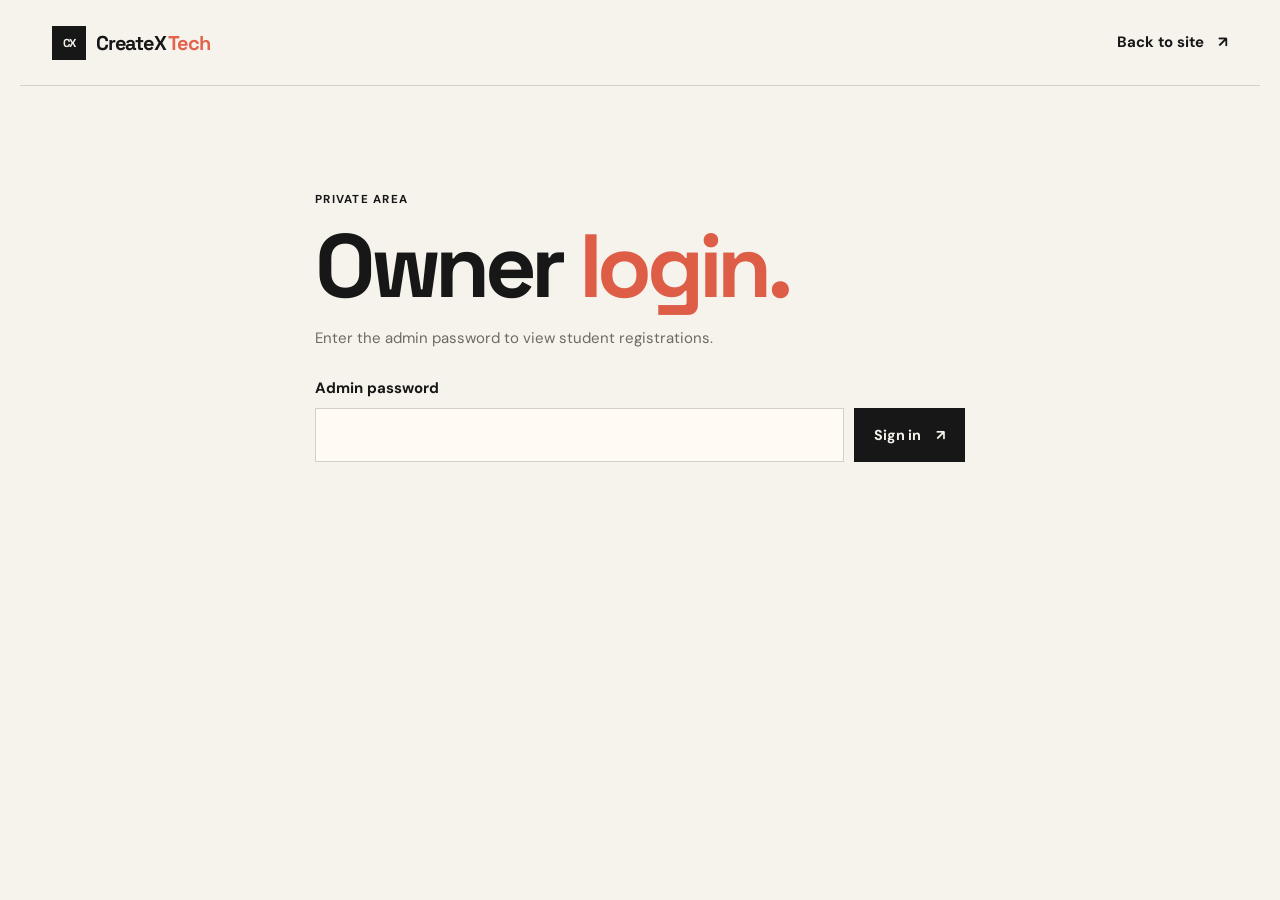
<file: admin.html>
<!doctype html>
<html lang="en">
<head>
  <meta charset="UTF-8">
  <meta name="viewport" content="width=device-width, initial-scale=1.0">
  <title>CreateX Tech | Admin</title>
  <link rel="icon" type="image/jpeg" href="logo.jpg.jpeg?v=2">
  <link rel="shortcut icon" type="image/jpeg" href="logo.jpg.jpeg?v=2">
  <link rel="preconnect" href="https://fonts.googleapis.com">
  <link rel="preconnect" href="https://fonts.gstatic.com" crossorigin>
  <link href="https://fonts.googleapis.com/css2?family=DM+Sans:wght@400;500;600;700&family=Space+Grotesk:wght@500;600;700&display=swap" rel="stylesheet">
  <link rel="stylesheet" href="admin.css">
</head>
<body>
  <header class="admin-header">
    <a class="brand" href="index.html"><span class="brand-mark">CX</span><span>CreateX <em>Tech</em></span></a>
    <a class="back-link" href="index.html">Back to site <span>↗</span></a>
  </header>

  <main class="admin-main">
    <section class="login-panel" id="login-panel" aria-labelledby="admin-login-title">
      <p class="eyebrow">Private area</p>
      <h1 id="admin-login-title">Owner <span>login.</span></h1>
      <p>Enter the admin password to view student registrations.</p>
      <form id="login-form">
        <label for="admin-password">Admin password</label>
        <div class="password-row">
          <input id="admin-password" type="password" autocomplete="current-password" required>
          <button class="button button-dark" type="submit">Sign in <span>↗</span></button>
        </div>
        <p class="login-error" id="login-error" role="alert" hidden>That password is not correct.</p>
      </form>
    </section>

    <section class="dashboard" id="dashboard" hidden>
      <div class="page-heading">
        <div>
          <p class="eyebrow">Registration records</p>
          <h1>Student <span>admin panel.</span></h1>
        </div>
        <button class="button button-dark" id="export-button" type="button">Export CSV <span>↓</span></button>
      </div>

      <section class="stats-grid" aria-label="Registration summary">
        <article><span>Total students</span><strong id="total-count">0</strong></article>
        <article><span>Latest registration</span><strong id="latest-date">—</strong></article>
        <article><span>Most popular course</span><strong id="popular-course">—</strong></article>
      </section>

      <section class="records-section">
        <div class="records-toolbar">
          <label class="search-field"><span>Search registrations</span><input id="search-input" type="search" placeholder="Search name, email, or course"></label>
          <label class="filter-field"><span>Course</span><select id="course-filter"><option value="all">All courses</option><option>Graphic Design</option><option>Forex &amp; Financial Literacy</option><option>Forex Trading</option><option>Frontend Development</option><option>Backend Development</option><option>Coding (Frontend)</option><option>Coding (Backend)</option></select></label>
          <button class="clear-button" id="clear-button" type="button">Clear all</button>
        </div>
        <div class="table-wrap">
          <table>
            <thead><tr><th>Student</th><th>Contact</th><th>Course</th><th>Level</th><th>Location</th><th>Registered</th><th><span class="sr-only">Actions</span></th></tr></thead>
            <tbody id="records-body"></tbody>
          </table>
          <p class="empty-state" id="empty-state">No registrations found yet.</p>
        </div>
      </section>
      <p class="storage-note">Records are stored in this browser only. Connect a server database before using this panel across devices or for production data.</p>
    </section>
  </main>
  <script src="admin.js"></script>
</body>
</html>
</file>
<file: admin.css>
:root{--ink:#171717;--paper:#f6f3ed;--yellow:#f7d84b;--coral:#ef7159;--line:#d5d0c7;--muted:#6f6962}*{box-sizing:border-box}body{margin:0;background:var(--paper);color:var(--ink);font:15px/1.5 'DM Sans',sans-serif}.admin-header,.admin-main{max-width:1240px;margin:auto;padding-left:32px;padding-right:32px}.admin-header{height:86px;border-bottom:1px solid var(--line);display:flex;align-items:center;justify-content:space-between}.brand{font:700 1.25rem 'Space Grotesk',sans-serif;letter-spacing:-.06em;color:var(--ink);text-decoration:none;display:flex;align-items:center;gap:10px}.brand em{font-style:normal;color:#e3634d}.brand-mark{display:grid;place-items:center;width:34px;height:34px;background:var(--ink);color:var(--paper);font-size:.72rem}.back-link{color:var(--ink);font-weight:700;text-decoration:none}.back-link span{margin-left:10px}.admin-main{padding-top:65px;padding-bottom:80px}.eyebrow{font-size:.72rem;font-weight:700;letter-spacing:.11em;text-transform:uppercase;margin:0}.page-heading{display:flex;align-items:end;justify-content:space-between;gap:24px}.page-heading h1,.login-panel h1{font:700 clamp(3rem,7vw,6.6rem)/.9 'Space Grotesk',sans-serif;letter-spacing:-.06em;margin:18px 0 0}.page-heading h1 span,.login-panel h1 span{color:#de5d47}.button{border:0;padding:15px 20px;font:700 .9rem 'DM Sans';cursor:pointer}.button-dark{background:var(--ink);color:var(--paper)}.button span{margin-left:12px}.login-panel{max-width:650px;margin:40px auto 0}.login-panel>p:not(.eyebrow){color:var(--muted);margin:20px 0 28px}.login-panel label{display:block;font-weight:700;margin-bottom:8px}.password-row{display:flex;gap:10px}.password-row input{flex:1;border:1px solid var(--line);background:#fffaf2;padding:15px;font:inherit}.login-error{color:#b64e3b;margin-top:12px}.stats-grid{display:grid;grid-template-columns:repeat(3,1fr);gap:14px;margin:65px 0 30px}.stats-grid article{border-top:3px solid var(--ink);padding:15px 0}.stats-grid span{display:block;color:var(--muted);font-size:.82rem}.stats-grid strong{display:block;font:700 2rem 'Space Grotesk';margin-top:8px}.records-section{border-top:1px solid var(--line)}.records-toolbar{display:flex;align-items:end;gap:18px;padding:22px 0}.records-toolbar label{display:flex;flex-direction:column;gap:7px;font-size:.75rem;font-weight:700;text-transform:uppercase;letter-spacing:.05em}.search-field{flex:1}.records-toolbar input,.records-toolbar select{border:1px solid var(--line);background:#fffaf2;padding:12px;font:inherit;text-transform:none;letter-spacing:0;min-width:180px}.clear-button{background:transparent;border:0;color:#b64e3b;font-weight:700;padding:12px 0;cursor:pointer}.table-wrap{overflow-x:auto;background:#fffaf2;border:1px solid var(--line)}table{width:100%;border-collapse:collapse;min-width:940px;text-align:left}th,td{padding:16px 14px;border-bottom:1px solid var(--line);vertical-align:top}th{font-size:.7rem;text-transform:uppercase;letter-spacing:.07em;color:var(--muted);font-weight:700}tbody tr:last-child td{border-bottom:0}td strong{display:block;font-size:.95rem}td small{display:block;color:var(--muted);margin-top:3px}.email-link{color:var(--ink);font-size:.85rem}.course-tag{display:inline-block;background:var(--yellow);padding:4px 8px;font-size:.76rem;font-weight:700}.delete-button{border:0;background:transparent;color:var(--muted);font-size:1.4rem;line-height:1;cursor:pointer}.delete-button:hover{color:#b64e3b}.empty-state{text-align:center;padding:48px;color:var(--muted)}.storage-note{color:var(--muted);font-size:.82rem;margin-top:18px}.sr-only{position:absolute;width:1px;height:1px;padding:0;margin:-1px;overflow:hidden;clip:rect(0,0,0,0);white-space:nowrap;border:0}@media (max-width:700px){.admin-header,.admin-main{padding-left:20px;padding-right:20px}.admin-header{height:72px}.back-link{font-size:.8rem}.admin-main{padding-top:42px}.page-heading{align-items:start;flex-direction:column}.page-heading h1,.login-panel h1{font-size:3.5rem}.button{width:100%}.password-row{flex-direction:column}.stats-grid{gap:12px;margin-top:42px}.stats-grid strong{font-size:1.35rem}.records-toolbar{align-items:stretch;flex-direction:column}.records-toolbar input,.records-toolbar select{width:100%}.clear-button{text-align:left}}
</file>
